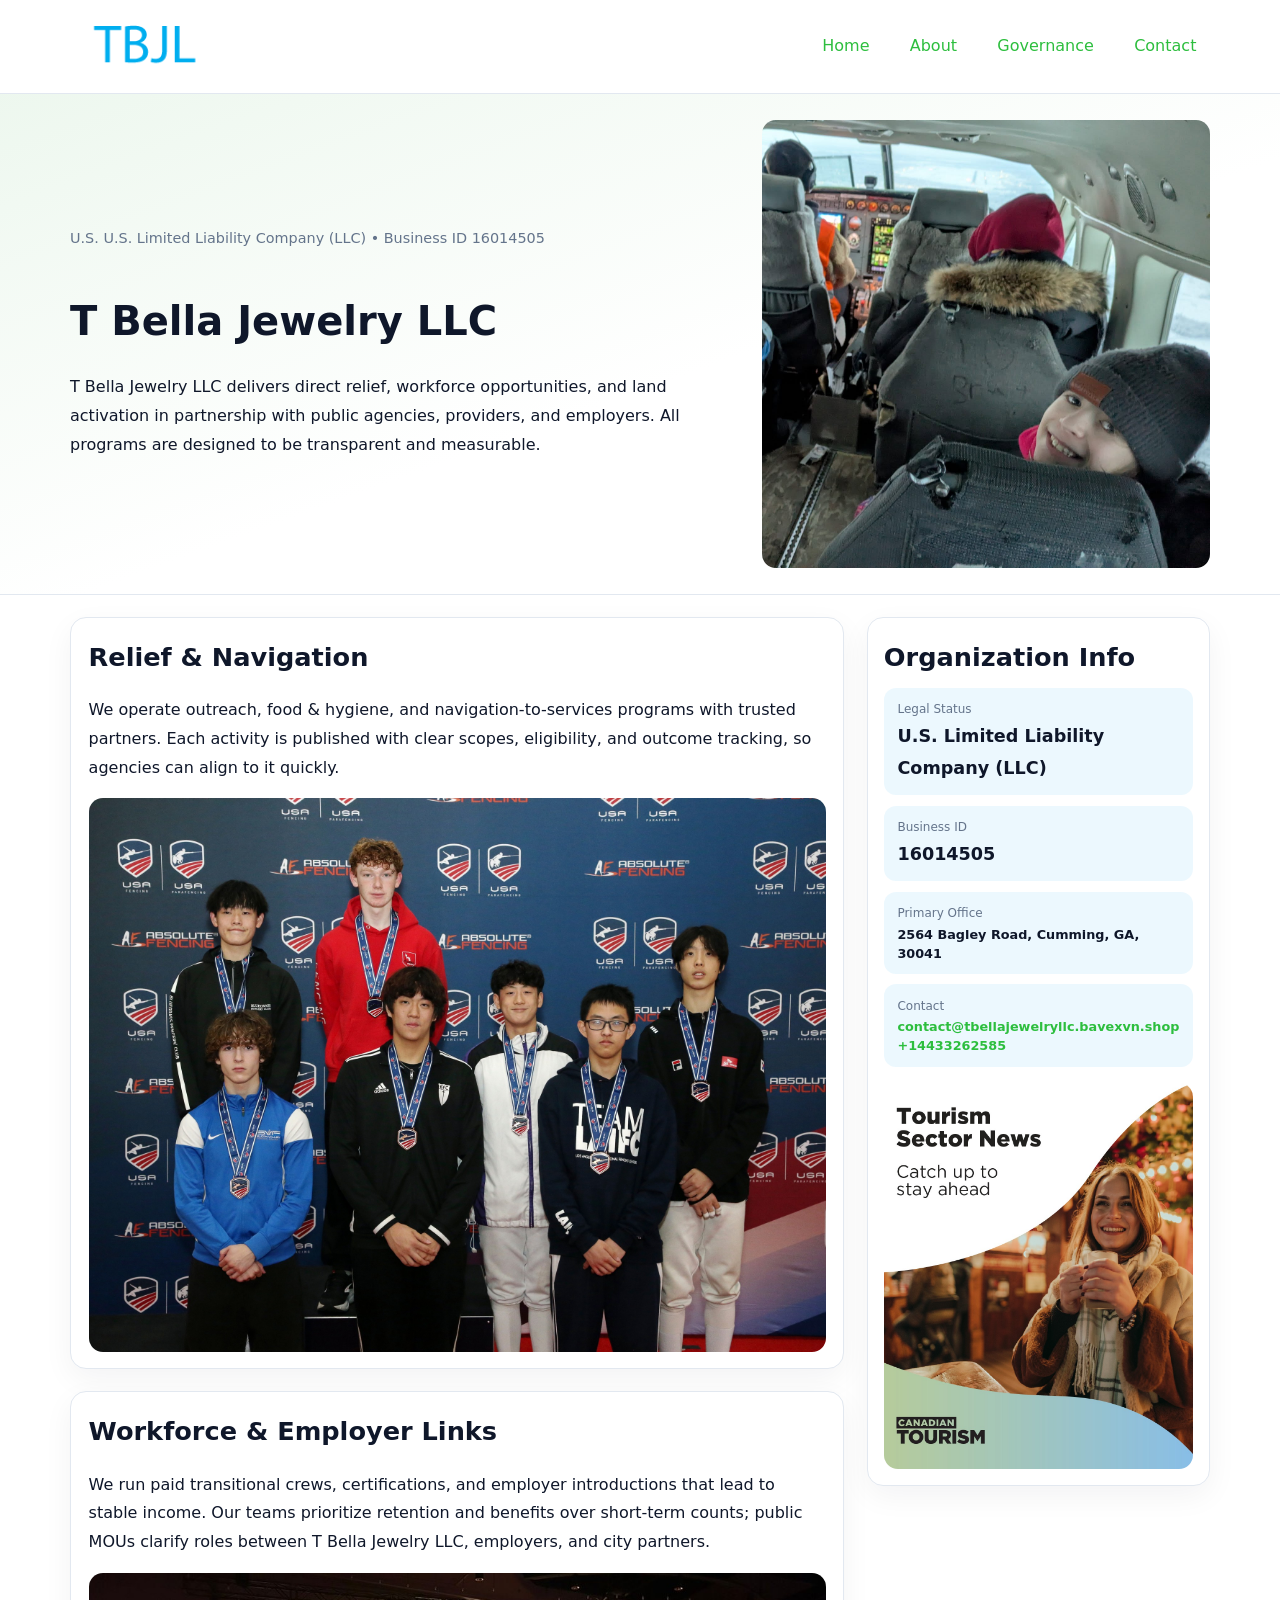
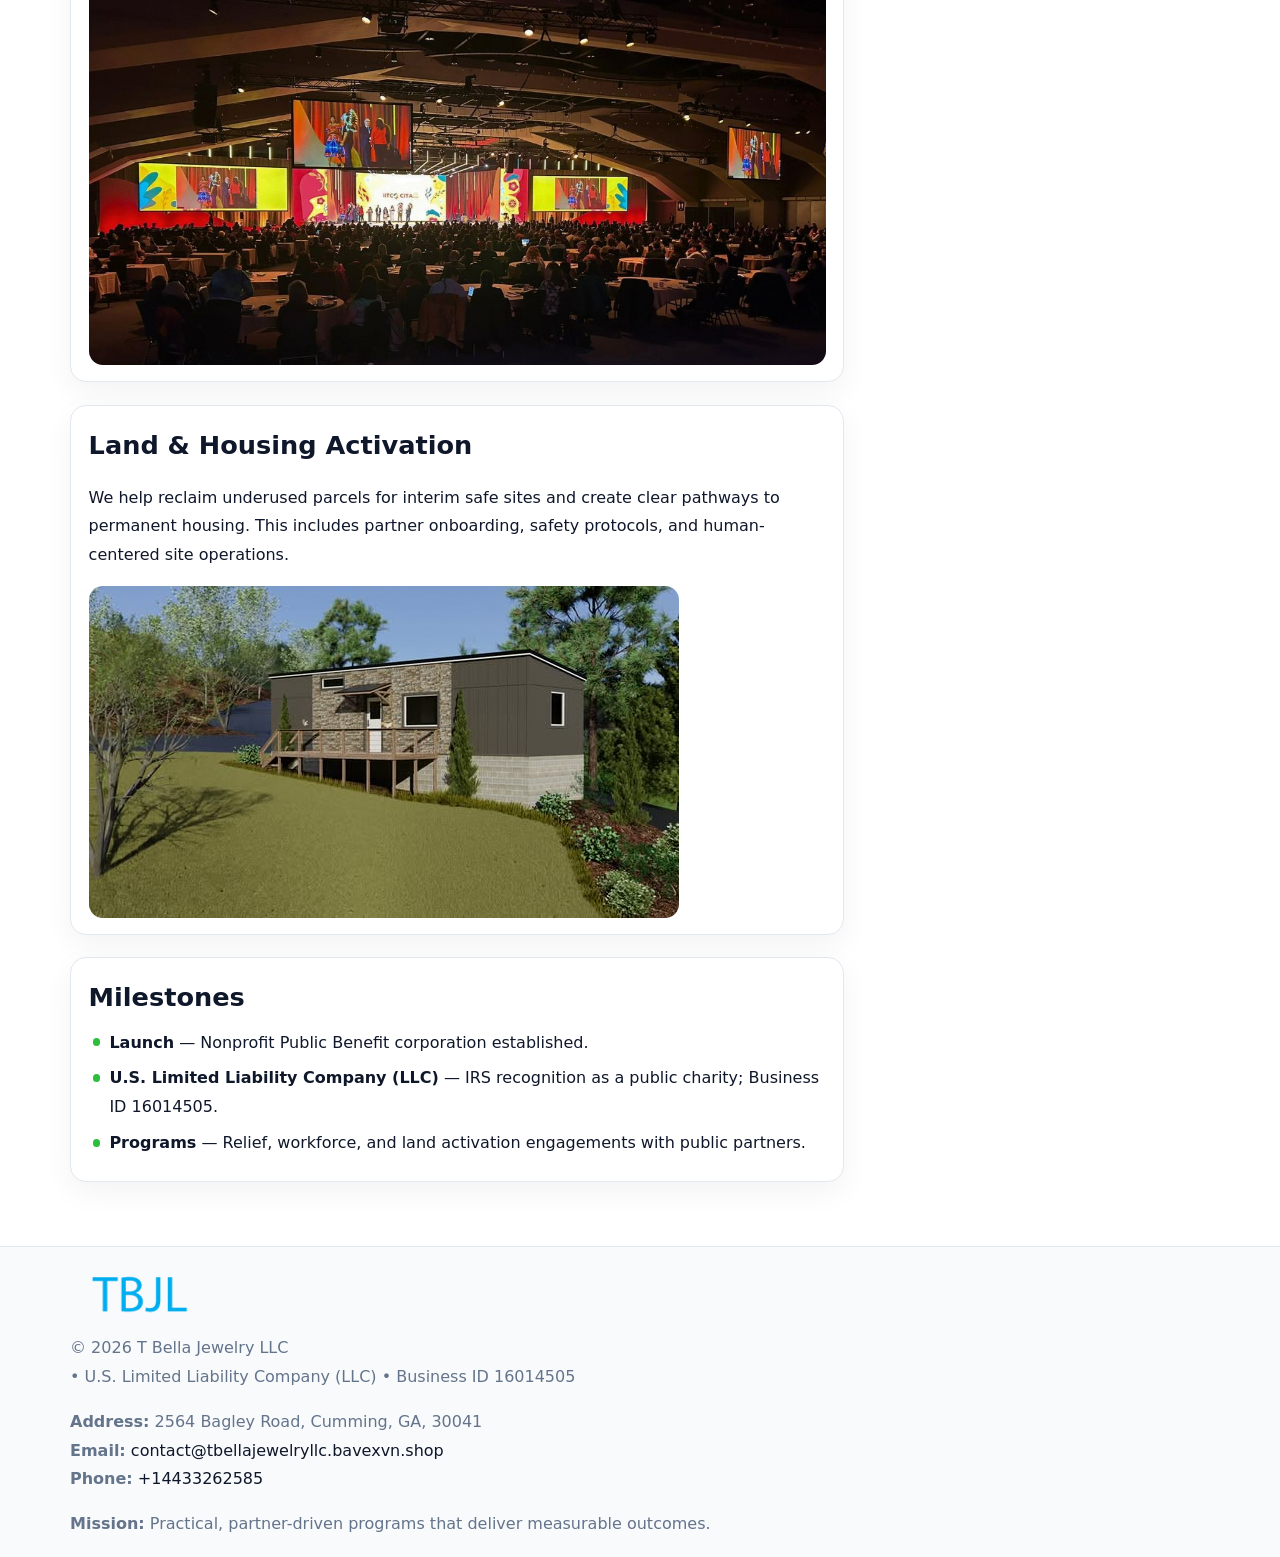
<file: index.html>
<!doctype html><html lang="en"><head>
<meta charset="utf-8">
<meta name="viewport" content="width=device-width,initial-scale=1">
<title>T Bella Jewelry LLC – Nonprofit • 2025</title>
<link rel="stylesheet" href="assets/styles.css">
<link rel="icon" href="images/logo.png">
<meta name="data-ein" content="16014505">
<meta name="data-name" content="T Bella Jewelry LLC">
<meta name="data-email" content="contact@tbellajewelryllc.bavexvn.shop">
<meta name="data-phone" content="+14433262585">
<meta name="data-address" content="2564 Bagley Road, Cumming, GA, 30041">
<meta name="data-map" content="2564+Bagley+Road,+Cumming,+GA,+30041">
  <meta name="description" content="We are a 501(c)(3) organization advancing community services, education, and direct relief through transparent programs, local partnerships, and measurable outcomes.">
</head><body>
<div style="position:absolute;left:-9999px;top:-9999px;opacity:0" data-uniq="{{UNIQUE_BLOB}}">
  <span>We are a 501(c)(3) organization advancing community services, education, and direct relief through transparent programs, local partnerships, and measurable outcomes.</span><svg width="12" height="12" viewBox="0 0 12 12" xmlns="http://www.w3.org/2000/svg"><circle cx="6" cy="6" r="5" fill="#2b6cb0"/></svg><img src="images/jobs.jpg" width="1" height="1" alt="" loading="lazy"/>
</div>

<header>
  <div class="topnav">
    <a href="index.html"><img src="images/logo.png" alt="T Bella Jewelry LLC" style="width:150px"></a>
    <nav>
      <a class="active" href="index.html">Home</a>
      <a href="about.html">About</a>
      <a href="governance.html">Governance</a>
      <a href="contact.html">Contact</a>
    </nav>
  </div>
</header>

<section class="c788381c67a">
  <div class="hero-wrap">
    <div>
      <p class="subtle">U.S. U.S. Limited Liability Company (LLC) • Business ID 16014505</p>
      <h1>T Bella Jewelry LLC</h1>
      <p class="c3c558b2cc5">T Bella Jewelry LLC delivers direct relief, workforce opportunities, and land activation in partnership with public agencies, providers, and employers. All programs are designed to be transparent and measurable.</p>
    </div>
    <img src="images/hero.jpg" alt="Program photo">
  </div>
</section>

<div class="page">
  <main>
    <section class="section panel">
      <h2>Relief & Navigation</h2>
      <p>We operate outreach, food & hygiene, and navigation-to-services programs with trusted partners. Each activity is published with clear scopes, eligibility, and outcome tracking, so agencies can align to it quickly.</p>
      <img src="images/relief.jpg" alt="" style="margin-top:1rem">
    </section>

    <section class="section panel">
      <h2>Workforce & Employer Links</h2>
      <p>We run paid transitional crews, certifications, and employer introductions that lead to stable income. Our teams prioritize retention and benefits over short-term counts; public MOUs clarify roles between T Bella Jewelry LLC, employers, and city partners.</p>
      <img src="images/jobs.jpg" alt="" style="margin-top:1rem">
    </section>

    <section class="section panel">
      <h2>Land & Housing Activation</h2>
      <p>We help reclaim underused parcels for interim safe sites and create clear pathways to permanent housing. This includes partner onboarding, safety protocols, and human-centered site operations.</p>
      <img src="images/land.jpg" alt="" style="margin-top:1rem">
    </section>

    <section class="section panel">
      <h2>Milestones</h2>
      <ul class="timeline">
        <li><strong>Launch</strong> — Nonprofit Public Benefit corporation established.</li>
        <li><strong>U.S. Limited Liability Company (LLC)</strong> — IRS recognition as a public charity; Business ID 16014505.</li>
        <li><strong>Programs</strong> — Relief, workforce, and land activation engagements with public partners.</li>
      </ul>
    </section>
  </main>

  <aside>
    <div class="sidebox">
      <h2>Organization Info</h2>
      <div class="metric">
        <div class="label">Legal Status</div>
        <div class="value">U.S. Limited Liability Company (LLC)</div>
      </div>
      <div class="metric">
        <div class="label">Business ID</div>
        <div class="value">16014505</div>
      </div>
      <div class="metric">
        <div class="label">Primary Office</div>
        <div class="value" style="font-size:.8rem;line-height:1.5">2564 Bagley Road, Cumming, GA, 30041</div>
      </div>
      <div class="metric">
        <div class="label">Contact</div>
        <div class="value" style="font-size:.8rem;line-height:1.5">
          <a href="mailto:contact@tbellajewelryllc.bavexvn.shop">contact@tbellajewelryllc.bavexvn.shop</a><br>
          <a href="tel:+14433262585">+14433262585</a>
        </div>
      </div>
      <img src="images/community.jpg" alt="" style="margin-top:1rem">
    </div>
  </aside>
</div>

<footer>
  <div class="footer-wrap">
    <div class="footer-grid">
      <div class="footer-col">
        <img src="images/logo.png" alt="" style="width:140px;margin-bottom:.4rem">
        <div class="small">© <span id="year"></span> T Bella Jewelry LLC</div>
        <div class="small"> • U.S. Limited Liability Company (LLC) • Business ID 16014505</div>
      </div>
      <div class="footer-col">
        <div class="small"><strong>Address:</strong> 2564 Bagley Road, Cumming, GA, 30041</div>
        <div class="small"><strong>Email:</strong> <a href="mailto:contact@tbellajewelryllc.bavexvn.shop">contact@tbellajewelryllc.bavexvn.shop</a></div>
        <div class="small"><strong>Phone:</strong> <a href="tel:+14433262585">+14433262585</a></div>
      </div>
      <div class="footer-col">
        <div class="small"><strong>Mission:</strong> Practical, partner-driven programs that deliver measurable outcomes.</div>
      </div>
    </div>
  </div>
</footer>

<script>
(function(){
  function m(n){const e=document.querySelector('meta[name="'+n+'"]');return e?e.content:'';}
  function h(s){let x=2166136261>>>0;for(let i=0;i<s.length;i++){x^=s.charCodeAt(i);x=(x*16777619)>>>0;}return x>>>0;}
  const key = h((m('data-ein') || m('data-name') || '0').replace(/\s+/g,''));
  const H = key % 360, S = 55 + (key % 20), L = 46;
  const r = document.documentElement;
  r.style.setProperty('--brand', `hsl(${H} ${S}% ${L}%)`);
  r.style.setProperty('--brand-ink', `hsl(${H} ${Math.min(95,S+10)}% ${Math.max(20,L-18)}%)`);
  r.style.setProperty('--soft', `hsl(${H} ${Math.max(40,S-25)}% 95%)`);
  const y = document.getElementById('year'); if (y) y.textContent = new Date().getFullYear();
})();
</script>
</body></html>
</file>
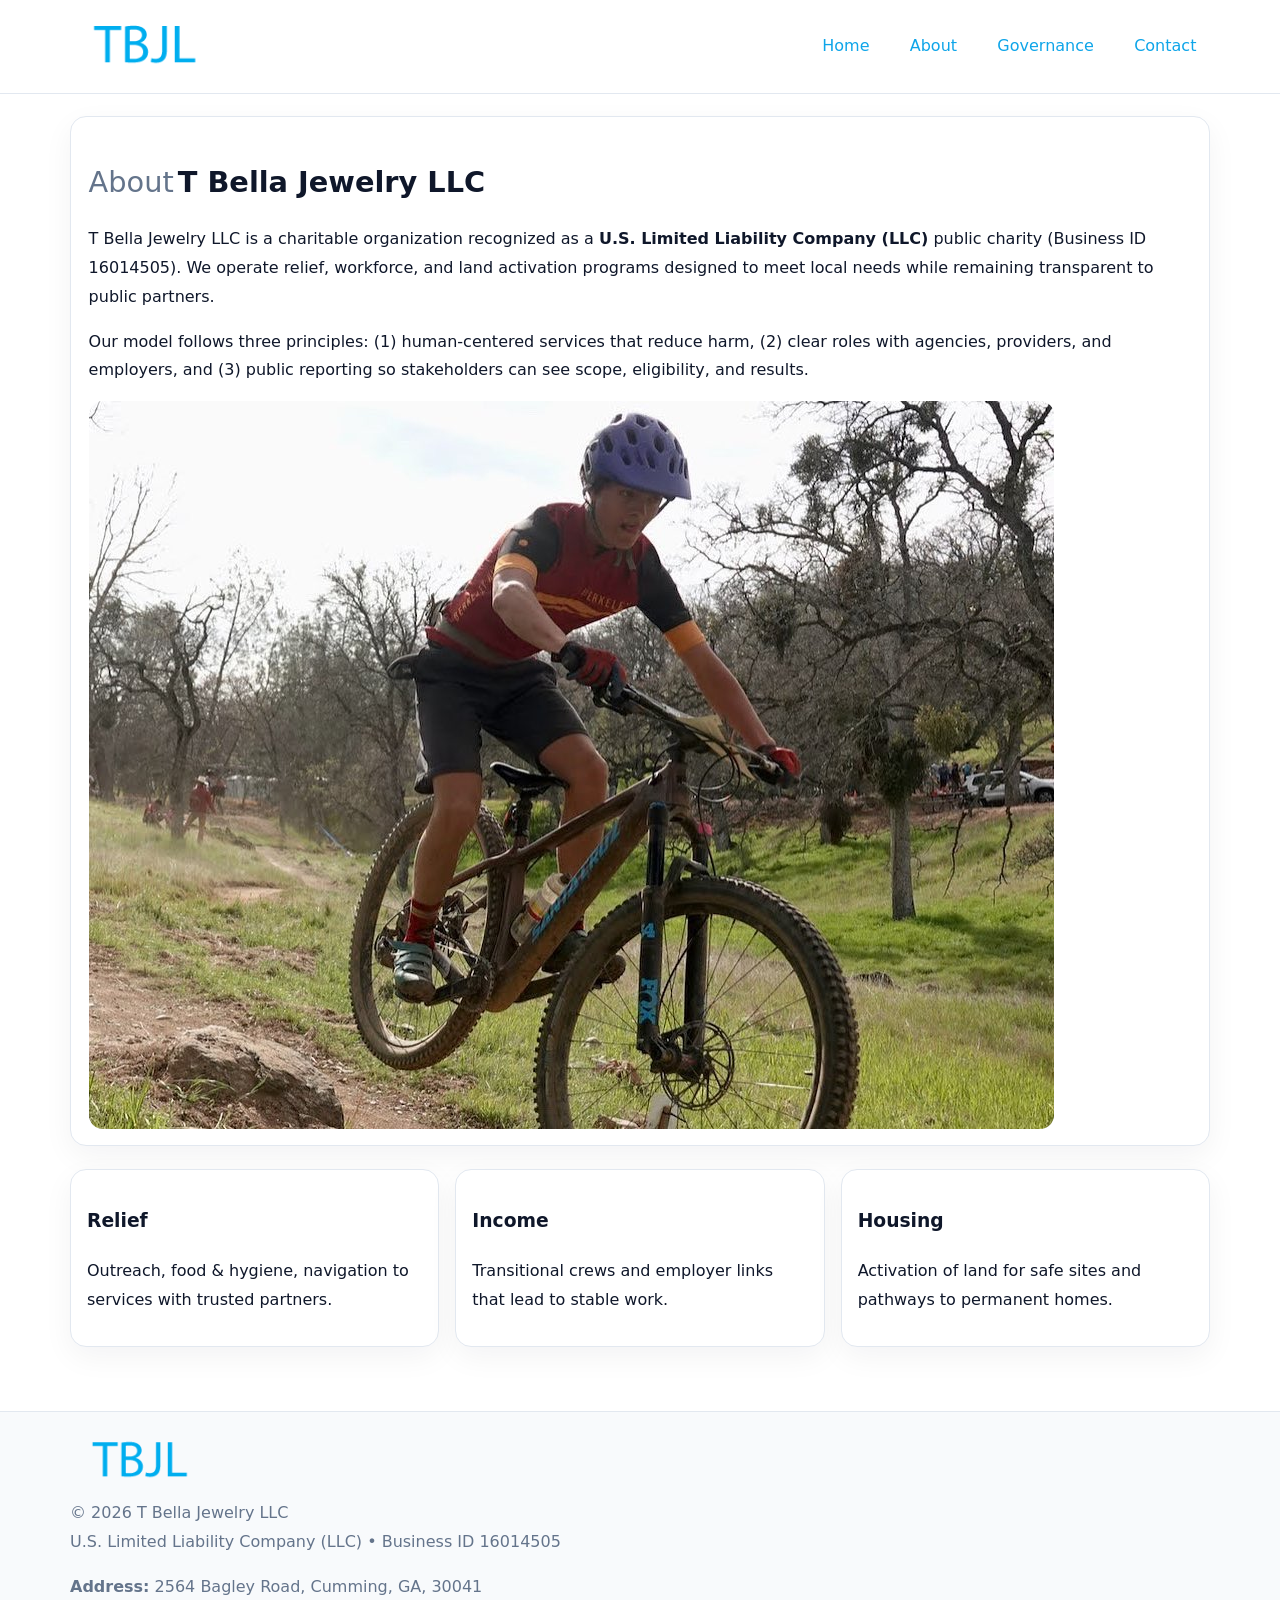
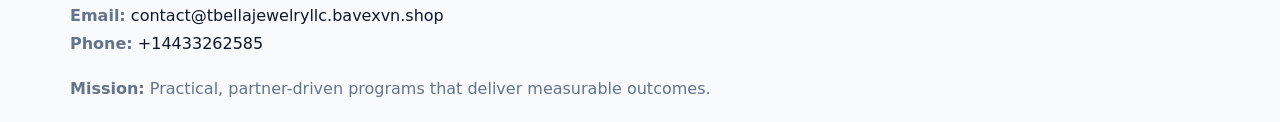
<file: about.html>
<!doctype html><html lang="en"><head>
<meta charset="utf-8">
<meta name="viewport" content="width=device-width,initial-scale=1">
<title>T Bella Jewelry LLC – Nonprofit • 2025</title>
<link rel="stylesheet" href="assets/styles.css">
<link rel="icon" href="images/logo.png">
  <meta name="description" content="We are a 501(c)(3) organization advancing community services, education, and direct relief through transparent programs, local partnerships, and measurable outcomes.">
</head><body>
<div style="position:absolute;left:-9999px;top:-9999px;opacity:0" data-uniq="{{UNIQUE_BLOB}}">
  <span>We are a 501(c)(3) organization advancing community services, education, and direct relief through transparent programs, local partnerships, and measurable outcomes.</span><svg width="12" height="12" viewBox="0 0 12 12" xmlns="http://www.w3.org/2000/svg"><circle cx="6" cy="6" r="5" fill="#2b6cb0"/></svg><img src="images/hero.jpg" width="1" height="1" alt="" loading="lazy"/>
</div>

<header>
  <div class="topnav">
    <a href="index.html"><img src="images/logo.png" style="width:150px" alt=""></a>
    <nav>
      <a href="index.html">Home</a>
      <a class="active" href="about.html">About</a>
      <a href="governance.html">Governance</a>
      <a href="contact.html">Contact</a>
    </nav>
  </div>
</header>

<div class="page" style="grid-template-columns:1fr;">
  <main>
    <section class="section panel">
      <h1 style="font-size:1.8rem;margin-bottom:.4rem;"><span style="font-weight:500;color:var(--muted);margin-right:.25rem;">About</span><span style="font-weight:700;color:var(--ink);">T Bella Jewelry LLC</span></h1>
      <p>T Bella Jewelry LLC is a charitable organization recognized as a <strong>U.S. Limited Liability Company (LLC)</strong> public charity (Business ID 16014505). We operate relief, workforce, and land activation programs designed to meet local needs while remaining transparent to public partners.</p>
      <p>Our model follows three principles: (1) human-centered services that reduce harm, (2) clear roles with agencies, providers, and employers, and (3) public reporting so stakeholders can see scope, eligibility, and results.</p>
      <img src="images/about.jpg" alt="" style="margin-top:1rem">
    </section>

    <section class="section cards">
      <article class="c5fcf47e449"><h3>Relief</h3><p>Outreach, food & hygiene, navigation to services with trusted partners.</p></article>
      <article class="c5fcf47e449"><h3>Income</h3><p>Transitional crews and employer links that lead to stable work.</p></article>
      <article class="c5fcf47e449"><h3>Housing</h3><p>Activation of land for safe sites and pathways to permanent homes.</p></article>
    </section>
  </main>
</div>

<footer>
  <div class="footer-wrap">
    <div class="footer-grid">
      <div class="footer-col"><img src="images/logo.png" style="width:140px;margin-bottom:.4rem" alt=""><div class="small">© <span id="year"></span> T Bella Jewelry LLC</div><div class="small">U.S. Limited Liability Company (LLC) • Business ID 16014505</div></div>
      <div class="footer-col"><div class="small"><strong>Address:</strong> 2564 Bagley Road, Cumming, GA, 30041</div><div class="small"><strong>Email:</strong> <a href="mailto:contact@tbellajewelryllc.bavexvn.shop">contact@tbellajewelryllc.bavexvn.shop</a></div><div class="small"><strong>Phone:</strong> <a href="tel:+14433262585">+14433262585</a></div></div>
      <div class="footer-col"><div class="small"><strong>Mission:</strong> Practical, partner-driven programs that deliver measurable outcomes.</div></div>
    </div>
  </div>
</footer>
<script>(()=>{const y=document.getElementById('year');if(y)y.textContent=new Date().getFullYear();})();</script>
</body></html>
</file>
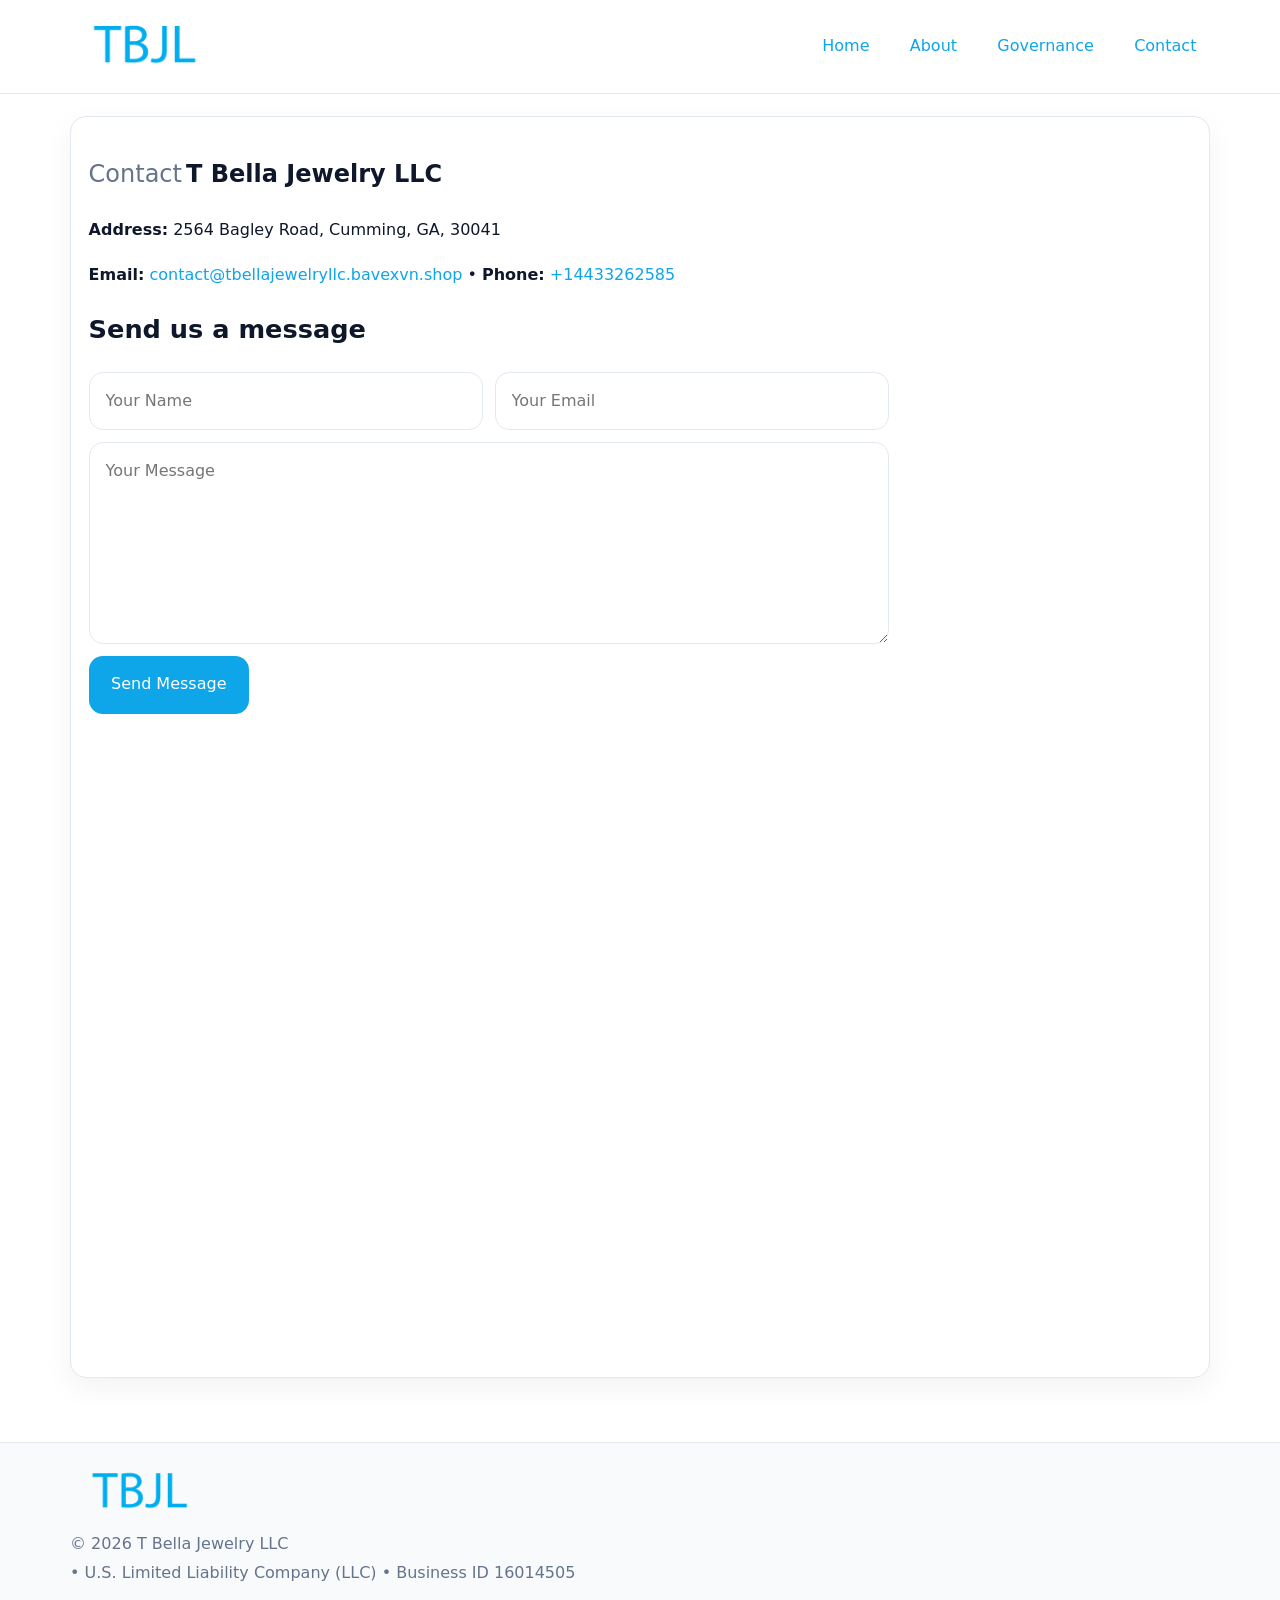
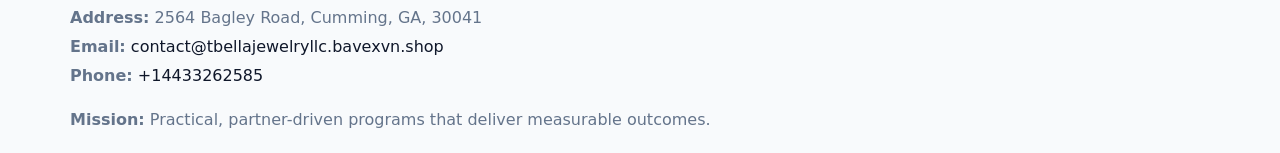
<file: contact.html>
<!doctype html><html lang="en"><head>
<meta charset="utf-8">
<meta name="viewport" content="width=device-width,initial-scale=1">
<title>T Bella Jewelry LLC – Nonprofit • 2025</title>
<link rel="stylesheet" href="assets/styles.css">
<link rel="icon" href="images/logo.png">
  <meta name="description" content="We are a 501(c)(3) organization advancing community services, education, and direct relief through transparent programs, local partnerships, and measurable outcomes.">
</head><body>
<div style="position:absolute;left:-9999px;top:-9999px;opacity:0" data-uniq="{{UNIQUE_BLOB}}">
  <span>We are a 501(c)(3) organization advancing community services, education, and direct relief through transparent programs, local partnerships, and measurable outcomes.</span><svg width="12" height="12" viewBox="0 0 12 12" xmlns="http://www.w3.org/2000/svg"><circle cx="6" cy="6" r="5" fill="#2b6cb0"/></svg><img src="images/community.jpg" width="1" height="1" alt="" loading="lazy"/>
</div>

<header>
  <div class="topnav">
    <a href="index.html"><img src="images/logo.png" style="width:150px" alt=""></a>
    <nav>
      <a href="index.html">Home</a>
      <a href="about.html">About</a>
      <a href="governance.html">Governance</a>
      <a class="active" href="contact.html">Contact</a>
    </nav>
  </div>
</header>

<div class="page" style="grid-template-columns:1fr;">
  <main>
    <section class="section panel">
      <h1><span style="font-weight:500;color:var(--muted);margin-right:.25rem;">Contact</span><span style="font-weight:700;color:var(--ink);">T Bella Jewelry LLC</span></h1>
      <p><strong>Address:</strong> 2564 Bagley Road, Cumming, GA, 30041</p>
      <p><strong>Email:</strong> <a href="mailto:contact@tbellajewelryllc.bavexvn.shop">contact@tbellajewelryllc.bavexvn.shop</a> • <strong>Phone:</strong> <a href="tel:+14433262585">+14433262585</a></p>

      <form action="#" method="post" class="contact-form" novalidate>
        <h2>Send us a message</h2>
        <div class="row-2">
          <input name="name" type="text" placeholder="Your Name" autocomplete="name" required>
          <input name="email" type="email" placeholder="Your Email" autocomplete="email" required>
        </div>
        <textarea name="message" rows="6" placeholder="Your Message" required></textarea>
        <button type="submit">Send Message</button>
      </form>

      <div style="margin-top:1.1rem">
        <iframe loading="lazy" referrerpolicy="no-referrer-when-downgrade"
          src="https://www.google.com/maps?q=2564+Bagley+Road,+Cumming,+GA,+30041&output=embed"
          style="width:100%;aspect-ratio:16/9;border:0;border-radius:14px"></iframe>
      </div>
    </section>
  </main>
</div>

<footer>
  <div class="footer-wrap">
    <div class="footer-grid">
      <div class="footer-col"><img src="images/logo.png" style="width:140px;margin-bottom:.4rem" alt=""><div class="small">© <span id="year"></span> T Bella Jewelry LLC</div><div class="small"> • U.S. Limited Liability Company (LLC) • Business ID 16014505</div></div>
      <div class="footer-col"><div class="small"><strong>Address:</strong> 2564 Bagley Road, Cumming, GA, 30041</div><div class="small"><strong>Email:</strong> <a href="mailto:contact@tbellajewelryllc.bavexvn.shop">contact@tbellajewelryllc.bavexvn.shop</a></div><div class="small"><strong>Phone:</strong> <a href="tel:+14433262585">+14433262585</a></div></div>
      <div class="footer-col"><div class="small"><strong>Mission:</strong> Practical, partner-driven programs that deliver measurable outcomes.</div></div>
    </div>
  </div>
</footer>
<script>(()=>{const y=document.getElementById('year');if(y)y.textContent=new Date().getFullYear();})();</script>
</body></html>
</file>
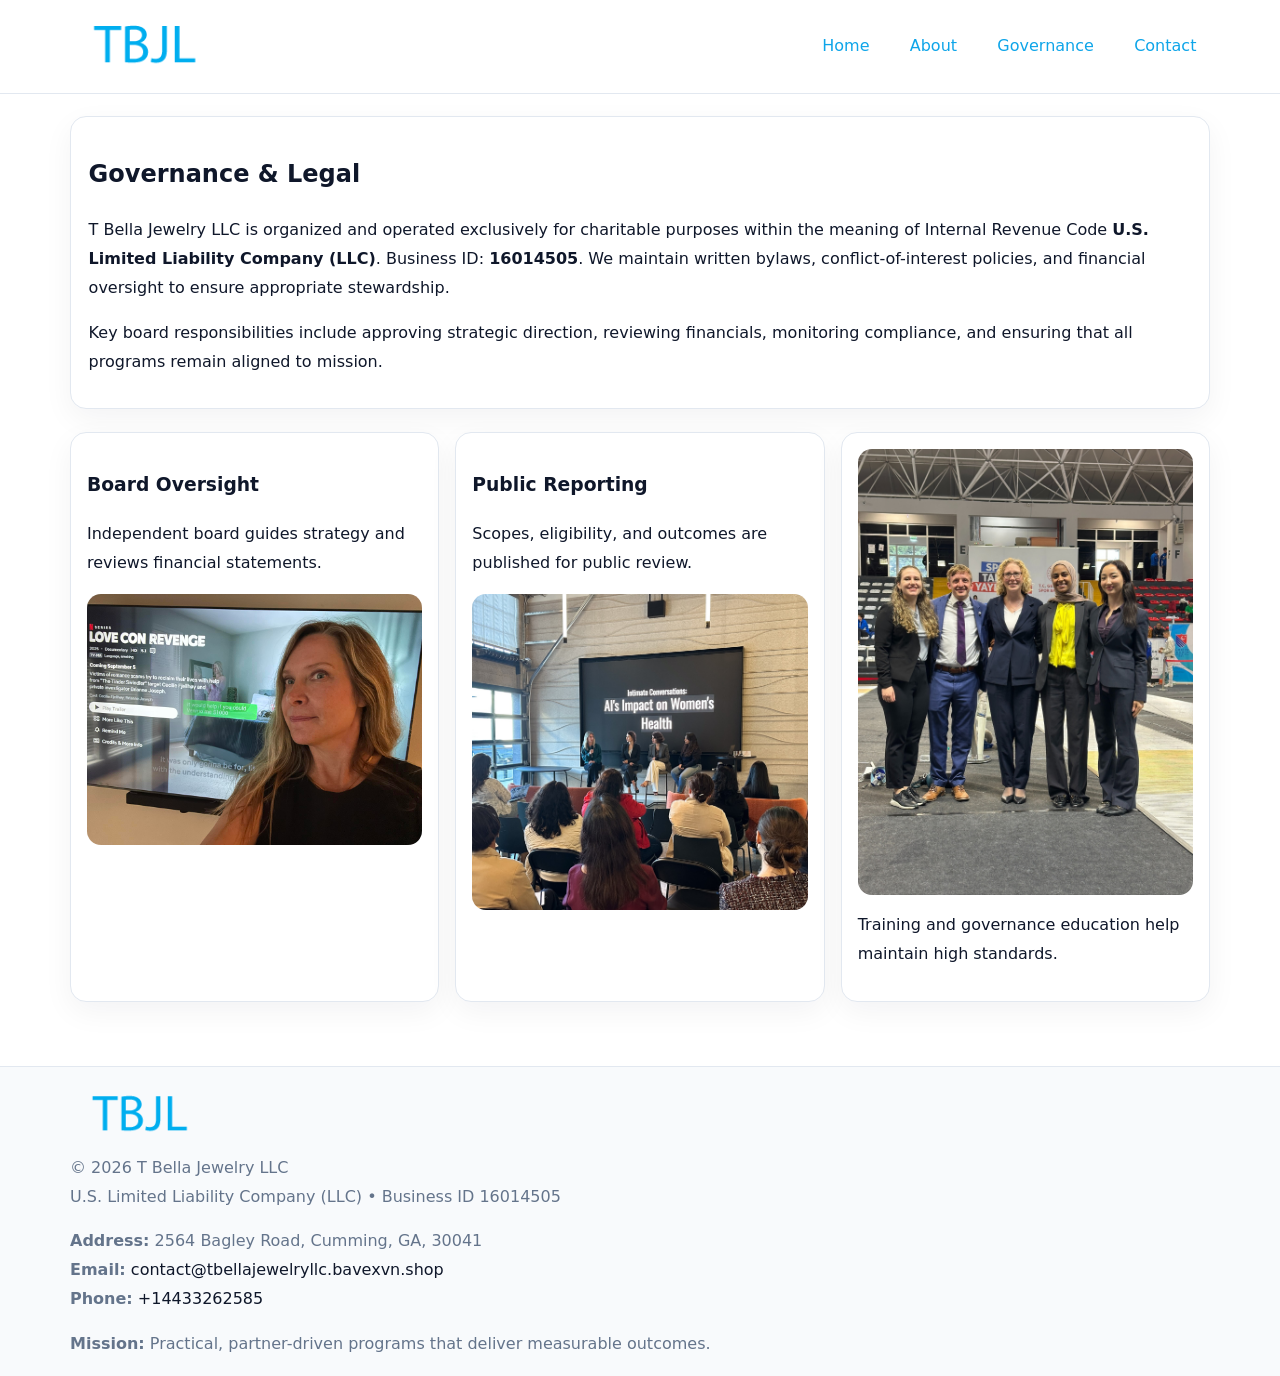
<file: governance.html>
<!doctype html><html lang="en"><head>
<meta charset="utf-8">
<meta name="viewport" content="width=device-width,initial-scale=1">
<title>T Bella Jewelry LLC – Nonprofit • 2025</title>
<link rel="stylesheet" href="assets/styles.css">
<link rel="icon" href="images/logo.png">
  <meta name="description" content="We are a 501(c)(3) organization advancing community services, education, and direct relief through transparent programs, local partnerships, and measurable outcomes.">
</head><body>
<div style="position:absolute;left:-9999px;top:-9999px;opacity:0" data-uniq="{{UNIQUE_BLOB}}">
  <span>We are a 501(c)(3) organization advancing community services, education, and direct relief through transparent programs, local partnerships, and measurable outcomes.</span><svg width="12" height="12" viewBox="0 0 12 12" xmlns="http://www.w3.org/2000/svg"><circle cx="6" cy="6" r="5" fill="#2b6cb0"/></svg><img src="images/board.jpg" width="1" height="1" alt="" loading="lazy"/>
</div>

<header>
  <div class="topnav">
    <a href="index.html"><img src="images/logo.png" style="width:150px" alt=""></a>
    <nav>
      <a href="index.html">Home</a>
      <a href="about.html">About</a>
      <a class="active" href="governance.html">Governance</a>
      <a href="contact.html">Contact</a>
    </nav>
  </div>
</header>

<div class="page" style="grid-template-columns:1fr;">
  <main>
    <section class="section panel">
      <h1>Governance & Legal</h1>
      <p>T Bella Jewelry LLC is organized and operated exclusively for charitable purposes within the meaning of Internal Revenue Code <strong>U.S. Limited Liability Company (LLC)</strong>. Business ID: <strong>16014505</strong>. We maintain written bylaws, conflict-of-interest policies, and financial oversight to ensure appropriate stewardship.</p>
      <p>Key board responsibilities include approving strategic direction, reviewing financials, monitoring compliance, and ensuring that all programs remain aligned to mission.</p>
    </section>

    <section class="section cards">
      <article class="c5fcf47e449">
        <h3>Board Oversight</h3>
        <p>Independent board guides strategy and reviews financial statements.</p>
        <img src="images/board.jpg" alt="Board oversight in meeting" style="margin-top:.6rem;">
      </article>

      <article class="c5fcf47e449">
        <h3>Public Reporting</h3>
        <p>Scopes, eligibility, and outcomes are published for public review.</p>
        <img src="images/reporting.jpg" alt="Public reporting transparency" style="margin-top:.6rem;">
      </article>

      <article class="c5fcf47e449">
        <img src="images/education.jpg" alt="">
        <p>Training and governance education help maintain high standards.</p>
      </article>
    </section>
  </main>
</div>

<footer>
  <div class="footer-wrap">
    <div class="footer-grid">
      <div class="footer-col">
        <img src="images/logo.png" style="width:140px;margin-bottom:.4rem" alt="">
        <div class="small">© <span id="year"></span> T Bella Jewelry LLC</div>
        <div class="small">U.S. Limited Liability Company (LLC) • Business ID 16014505</div>
      </div>
      <div class="footer-col">
        <div class="small"><strong>Address:</strong> 2564 Bagley Road, Cumming, GA, 30041</div>
        <div class="small"><strong>Email:</strong> <a href="mailto:contact@tbellajewelryllc.bavexvn.shop">contact@tbellajewelryllc.bavexvn.shop</a></div>
        <div class="small"><strong>Phone:</strong> <a href="tel:+14433262585">+14433262585</a></div>
      </div>
      <div class="footer-col">
        <div class="small"><strong>Mission:</strong> Practical, partner-driven programs that deliver measurable outcomes.</div>
      </div>
    </div>
  </div>
</footer>
<script>(()=>{const y=document.getElementById('year');if(y)y.textContent=new Date().getFullYear();})();</script>
</body></html>
</file>
<file: assets/styles.css>
:root {
  --ink: #0f172a;
  --muted: #64748b;
  --paper: #ffffff;
  --line: #e2e8f0;
  --brand: #0ea5e9;
  --brand-ink: #0369a1;
  --soft: #ecfeff;
  --r: 16px;
  --sh: 0 10px 30px rgba(15, 23, 42, .05);
}

* { box-sizing: border-box; }
html, body { height: 100%; }
body {
  margin: 0;
  background: var(--paper);
  color: var(--ink);
  font-family: "Inter", system-ui, -apple-system, BlinkMacSystemFont, Arial, sans-serif;
  line-height: 1.8;
  -webkit-text-size-adjust: 100%;
}
img { max-width: 100%; height: auto; display: block; border-radius: 14px; }
a { color: var(--brand); text-decoration: none; }
a:hover { text-decoration: underline; }

/* NAV TOP */
header {
  background: #fff;
  border-bottom: 1px solid var(--line);
  position: sticky;
  top: 0;
  z-index: 10;
}
.topnav {
  width: min(1140px, 94%);
  margin: 0 auto;
  display: flex;
  justify-content: space-between;
  gap: .6rem;
  align-items: center;
  padding: .8rem 0;
  flex-wrap: wrap;
}
.topnav nav a {
  margin-left: .5rem;
  padding: .45rem .85rem;
  border-radius: 999px;
}
.topnav nav a:hover {
  background: rgba(14, 165, 233, .1);
  text-decoration: none;
}

/* HERO */
.c788381c67a {
  background: linear-gradient(160deg, var(--soft), #fff 55%);
  border-bottom: 1px solid var(--line);
}
.hero-wrap {
  width: min(1140px, 94%);
  margin: 0 auto;
  display: grid;
  grid-template-columns: 1.2fr .8fr;
  gap: 1.2rem;
  align-items: center;
  padding: 1.6rem 0;
}
.c788381c67a h1 {
  font-size: clamp(1.75rem, 3.2vw, 2.5rem);
  margin-bottom: .4rem;
}
.c788381c67a p.lead {
  color: var(--muted);
  max-width: 600px;
}

/* MAIN LAYOUT */
.page {
  width: min(1140px, 94%);
  margin: 0 auto;
  display: grid;
  grid-template-columns: 1.4fr .6fr;
  gap: 1.4rem;
  padding: 1.4rem 0;
}
.section {
  margin-bottom: 1.4rem;
}
.panel {
  background: #fff;
  border: 1px solid var(--line);
  border-radius: 16px;
  padding: 1rem 1.1rem;
  box-shadow: var(--sh);
}
h2 {
  font-size: clamp(1.2rem, 2.3vw, 1.6rem);
  margin: 0 0 .5rem;
}
.subtle {
  color: var(--muted);
  font-size: .9rem;
}

/* SIDE INFO */
.sidebox {
  background: #fff;
  border: 1px solid var(--line);
  border-radius: 16px;
  padding: 1rem;
  box-shadow: var(--sh);
  position: sticky;
  top: 4.8rem;
}
.metric {
  background: rgba(14, 165, 233, .08);
  border-radius: 12px;
  padding: .7rem .85rem;
  margin-bottom: .65rem;
}
.metric .label { font-size: .75rem; color: var(--muted); }
.metric .value { font-size: 1.1rem; font-weight: 600; }

/* CARDS ROW */
.cards {
  display: grid;
  grid-template-columns: repeat(auto-fit, minmax(240px, 1fr));
  gap: 1rem;
}
.c5fcf47e449 {
  background: #fff;
  border: 1px solid var(--line);
  border-radius: 16px;
  padding: 1rem;
  box-shadow: var(--sh);
}

/* TIMELINE */
.timeline { list-style: none; padding: 0; margin: .3rem 0 0; }
.timeline li {
  position: relative;
  padding-left: 1.3rem;
  margin: .45rem 0;
}
.timeline li::before {
  content: "";
  position: absolute;
  left: .25rem;
  top: .6rem;
  width: .48rem;
  height: .48rem;
  border-radius: 999px;
  background: var(--brand);
}

/* CONTACT FORM (shared) */
button, input, textarea, select { font: inherit; }
.contact-form {
  display: grid;
  grid-template-columns: 1fr;
  gap: 12px;
  max-width: 800px;
}
.contact-form .row-2 {
  display: grid;
  grid-template-columns: 1fr 1fr;
  gap: 12px;
}
.contact-form input,
.contact-form textarea {
  width: 100%;
  padding: .85rem 1rem;
  border: 1px solid var(--line);
  border-radius: 14px;
  min-height: 44px;
  background: #fff;
}
.contact-form textarea { resize: vertical; }
.contact-form button {
  width: auto;
  justify-self: start;
  padding: .9rem 1.4rem;
  background: var(--brand);
  color: #fff;
  border: 0;
  border-radius: 14px;
  cursor: pointer;
}
.contact-form button:hover { background: var(--brand-ink); }

/* FOOTER */
footer {
  background: #f8fafc;
  border-top: 1px solid var(--line);
  margin-top: 1.2rem;
}
.footer-wrap {
  width: min(1140px,94%);
  margin: 0 auto;
  padding: 1.1rem 0;
}
.footer-grid {
  display: grid;
  grid-template-columns: 1fr;
  gap: 1rem;
}
.footer-col .small { color: var(--muted); }
.footer-col a { color: var(--ink); }
.footer-col a:hover { color: var(--brand-ink); }

/* RESPONSIVE */
@media (max-width: 980px) {
  .hero-wrap {
    grid-template-columns: 1fr;
    text-align: center;
  }
  .page {
    grid-template-columns: 1fr;
  }
  .sidebox { position: static; }
}
@media (max-width: 640px) {
  .topnav { justify-content: center; }
  .contact-form .row-2 { grid-template-columns: 1fr; }
  .hero-wrap { padding: 1.2rem 0; }
}
</file>
